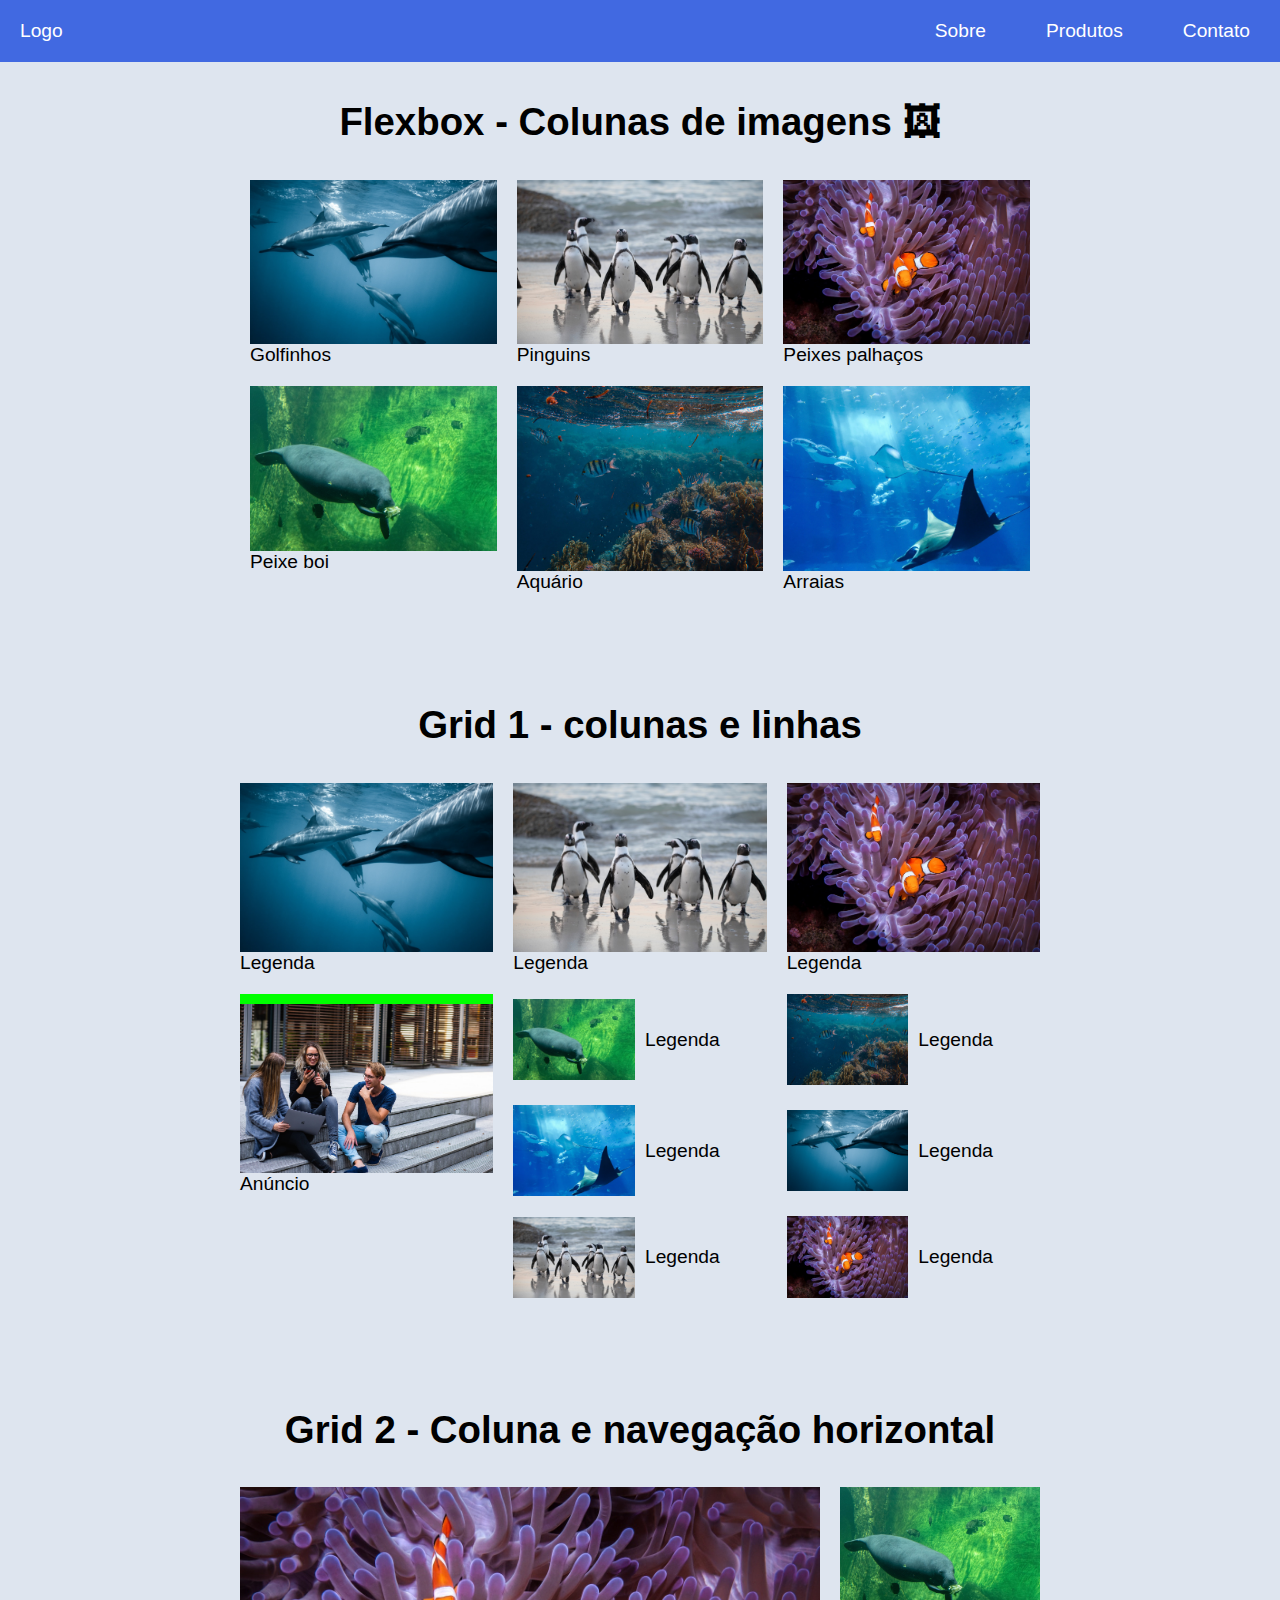
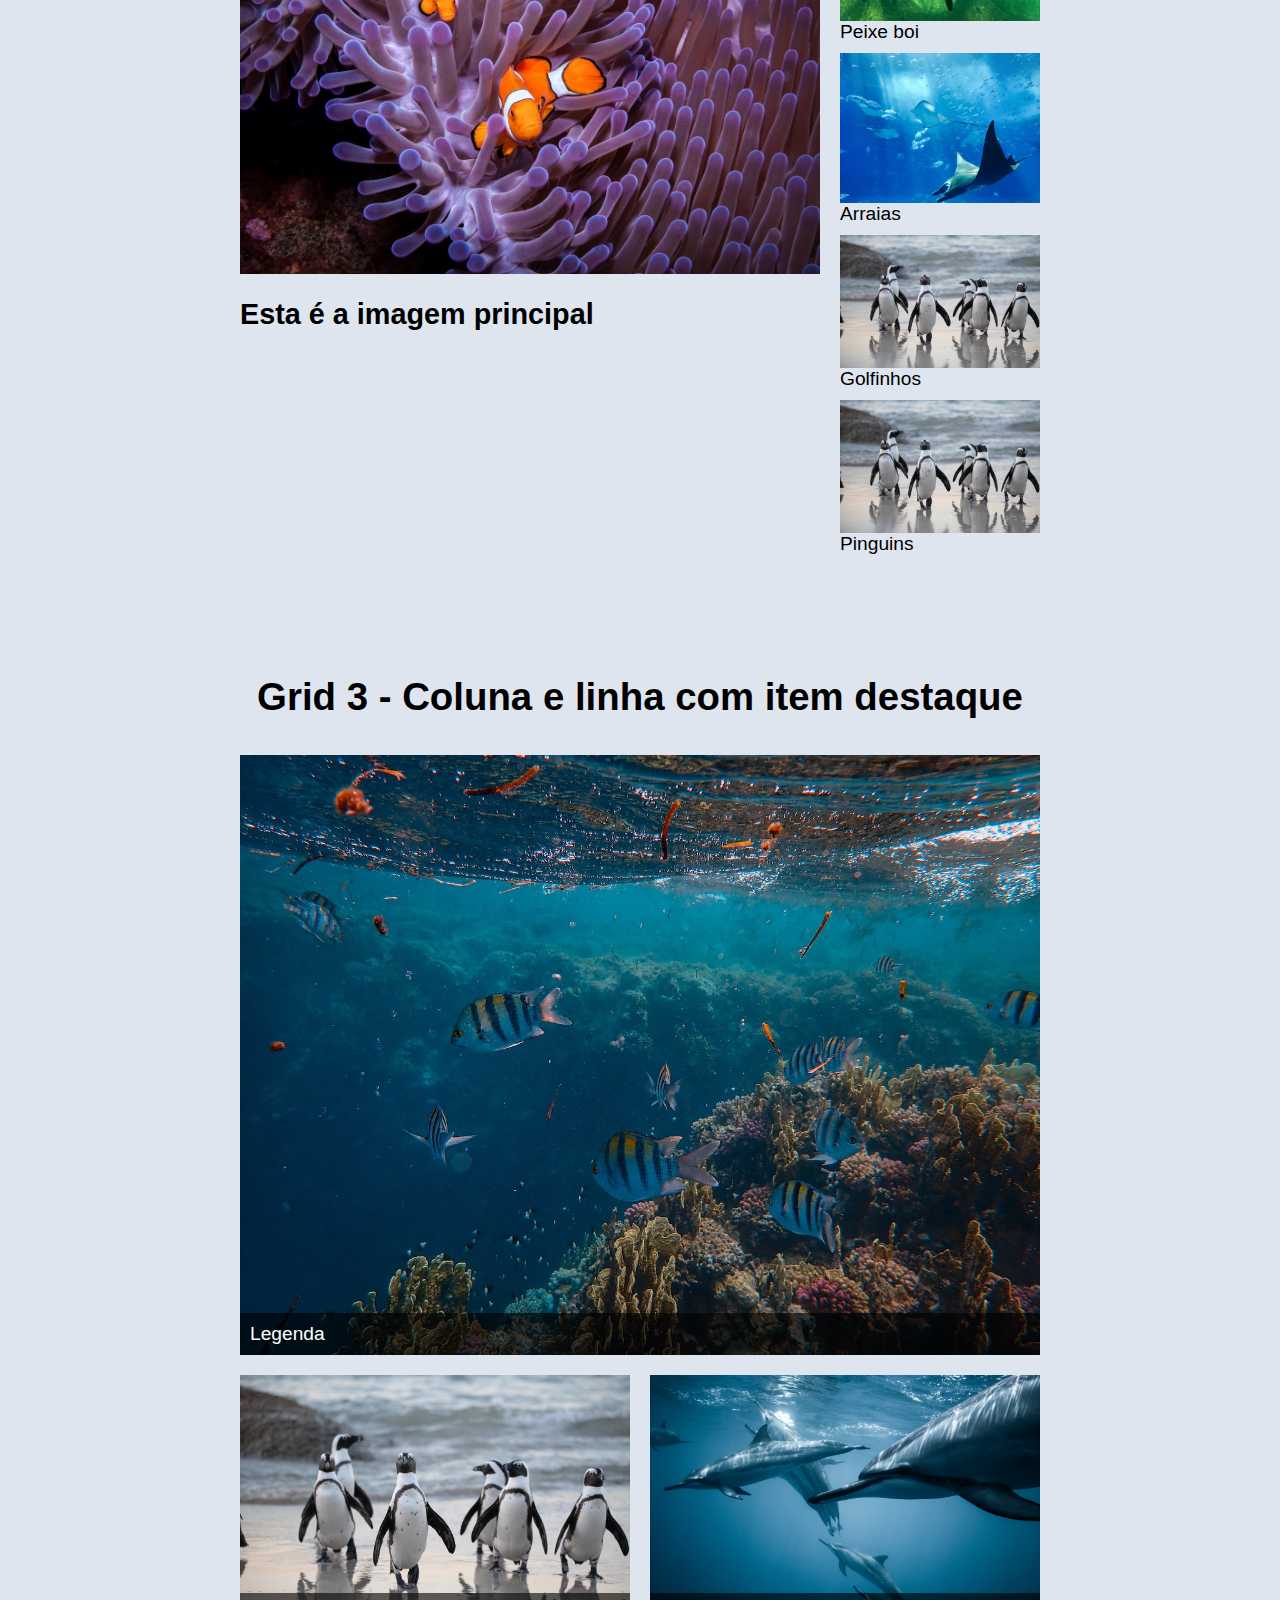
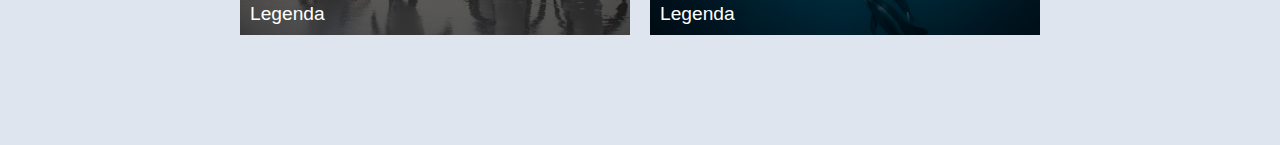
<file: Aquario/index.html>
<!DOCTYPE html>
<html lang="pt-br">
<head>
    <meta charset="UTF-8">
    <meta name="viewport" content="width=device-width, initial-scale=1.0">
    <link rel="stylesheet" href="style.css">
    <title>Aquário 🐟</title>
</head>
<body>
    <!-- Tag semântica para cabeçalho -->
    <header class="menu">
        <a href="#">Logo</a>
        <nav>
            <ul class="lista">
                <li><a href="#">Sobre</a></li>
                <li><a href="#">Produtos</a></li>
                <li><a href="#">Contato</a></li>
            </ul>
        </nav>
    </header>
    
    <!-- primeira parte -->
    <h1>Flexbox - Colunas de imagens 🖼</h1>

    <section class="flex">
        <div>
            <img src="img/aquario1.jpg" alt="">
            <p>Golfinhos</p>
        </div>
        <div>
            <img src="img/aquario2.jpg" alt="">
            <p>Pinguins</p>
        </div>
        <div>
            <img src="img/aquario3.jpg" alt="">
            <p>Peixes palhaços</p>
        </div>
        <div>
            <img src="img/aquario4.jpg" alt="">
            <p>Peixe boi</p>
        </div>
        <div>
            <img src="img/aquario5.jpg" alt="">
            <p>Aquário</p>
        </div>
        <div>
            <img src="img/aquario6.jpg" alt="">
            <p>Arraias</p>
        </div>
    </section>

    <h1>Grid 1 - colunas e linhas</h1>

    <section class="grid1">
      <div>
        <img src="img/aquario1.jpg">
        <p>Legenda</p>
      </div>
      <div>
        <img src="img/aquario2.jpg">
        <p>Legenda</p>
      </div>
      <div>
        <img src="img/aquario3.jpg">
        <p>Legenda</p>
      </div>
      <div>
        <img src="img/aquario4.jpg">
        <p>Legenda</p>
      </div>
      <div>
        <img src="img/aquario5.jpg">
        <p>Legenda</p>
      </div>
      <div>
        <img src="img/aquario6.jpg">
        <p>Legenda</p>
      </div>
      <div>
        <img src="img/aquario1.jpg">
        <p>Legenda</p>
      </div>
      <div>
        <img src="img/aquario2.jpg">
        <p>Legenda</p>
      </div>
      <div>
        <img src="img/aquario3.jpg">
        <p>Legenda</p>
      </div>
      <div class="anuncio">
        <img src="img/anuncio.jpg">
        <p>Anúncio</p>
      </div>
    </section>

    <h1>Grid 2 - Coluna e navegação horizontal</h1>

    <section class="grid2">
      <div class="principal">
        <img src="img/aquario3.jpg">
        <h2>Esta é a imagem principal</h2>
      </div>
      <div class="sidebar">
        <div>
          <img src="img/aquario4.jpg">
          <p>Peixe boi</p>
        </div>
        <div>
          <img src="img/aquario6.jpg">
          <p>Arraias</p>
        </div>
        <div>
          <img src="img/aquario2.jpg">
          <p>Golfinhos</p>
        </div>
        <div>
          <img src="img/aquario2.jpg">
          <p>Pinguins</p>
        </div>
      </div>
    </section>

    <h1>Grid 3 - Coluna e linha com item destaque</h1>

    <section class="grid3">
      <div class="grid3-item">
        <img src="img/aquario5.jpg">
        <p>Legenda</p>
      </div>
      <div class="grid3-item">
        <img src="img/aquario2.jpg">
        <p>Legenda</p>
      </div>
      <div class="grid3-item">
        <img src="img/aquario1.jpg">
        <p>Legenda</p>
      </div>
      
    </section>
</body>
</html>
</file>
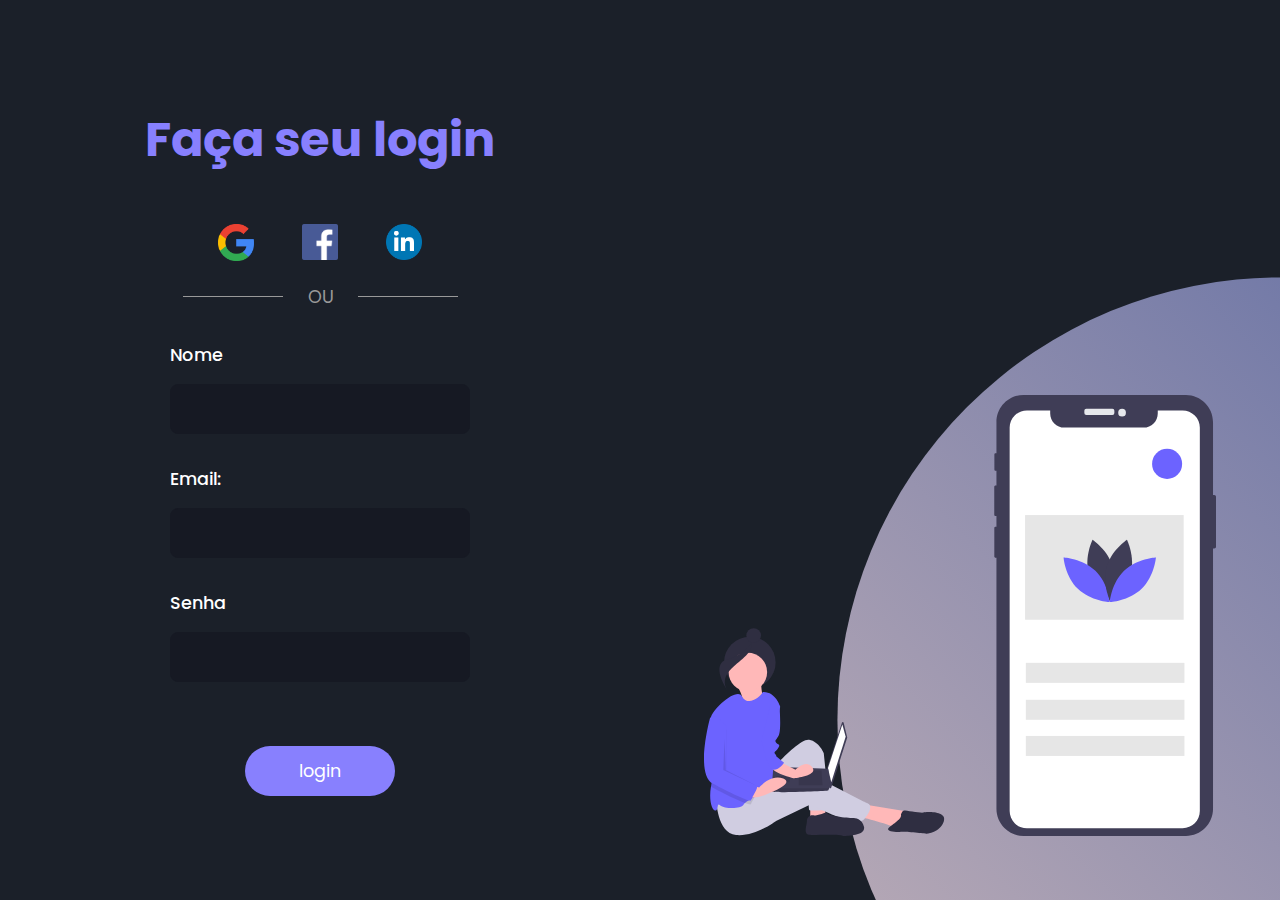
<file: TelaLogin/index.html>
<!DOCTYPE html>
<html lang="pt-br">
<head>
    <meta charset="UTF-8">
    <meta name="viewport" content="width=device-width, initial-scale=1.0"> <link rel="stylesheet" href="style.css">
    <title>Tela Login responsiva</title>
</head>
<body>
    <main>
        <h1>Faça seu login</h1>
        <div class="sociais">
            <a href="https://www.google.co.uk/">
                <img src="assets/google.png" alt="google">
            </a>
            <a href="https://pt-br.facebook.com/">
                <img src="assets/facebook.png" alt="facebook">
            </a>
            <a href="https://br.linkedin.com/">
                <img src="assets/linkedin.png" alt="linkedin">
            </a>
        </div>

        <div class="alternative">
            <span>OU</span>

        </div>

        <form action="">
            <label for="name">
                <span>Nome</span>
                <input type="text" id="name" name="name">
            </label>

            <label for="email">
                <span>Email:</span>
                <input type="email" name="email" id="email">
            </label>

            <label for="password">
                <span>Senha</span>
                <input type="password" id="password" name="password">
            </label>

            <input type="submit" value="login">
        </form>
    </main>
    
    <section class="imagem">
        <img src="assets/mobile.svg" alt="imagemdecorativa">
        <div class="circle"></div>
    </section>
    
</body>
</html>
</file>
<file: TelaLogin/style.css>
@import url('https://fonts.googleapis.com/css2?family=Poppins:ital,wght@0,100;0,200;0,300;0,400;0,500;0,600;0,700;0,800;0,900;1,100;1,200;1,300;1,400;1,500;1,600;1,700;1,800;1,900&display=swap');

/* Reset das configurações padrões */
* {
    margin: 0;
    padding: 0;
    border: 0;
    box-sizing: border-box;
    font-family: "Poppins", sans-serif;
}

/* Cor do fundo e cor da fonte */
body {
    background-color: #1B2029;
    color: #fff;
    font-weight: 500;
    display: flex;
    min-height: 100vh;
    min-width: 100vw;
}

/* limitando a parte 'principal' */
main{
    width: 50vw;
    display: flex;
    flex-direction: column;
    align-items: center;
    justify-content: center;
}

main h1{
    color: #8880fe;
    font-size: 3rem;
    margin-bottom: 3rem;
    text-align: center;
}

/* Ajustando os logos das redes socias */
main .sociais img {
    width: 36px;
    margin-left: 3rem;
}

/* retira o 'underline' dos links */
main .sociais a{
    text-decoration: none;
}

main .sociais{
    display: flex;
    align-content: center;
}

main .sociais a:first-child img{
    margin-left: 0;
}

/* editando o 'OU' */
main .alternative{
    margin-top: 1rem;
}

main .alternative span{
    color: #999999;
    font-size: 1.1rem;
    font-weight: 400;
    position: relative;
}

main .alternative span::before, 
main .alternative span::after {
    position: absolute;
    content: '';
    height: 1px;
    width: 100px;
    bottom: 50%;
    right: 50px;
    background: #999999;
}

main .alternative span::after{
    left: 50px;
}

/* ***estilizando o formulário*** */
main form {
    display: flex;
    flex-direction: column;
    align-items: center;
}

main form label{
    display: flex;
    flex-direction: column;
}

main form label span{
    font-size: 1.1rem;
    margin-top: 2rem;
}

main form input{
    background-color: #161923;
    width: 300px;
    height: 50px;
    padding: 0 0.5rem;
    margin-top: 1rem;
    outline: none;
    color: #999999;
    font-size: 1rem;
    border: 1px solid #161923;
    border-radius: 8px;
}
/* estilizando o botão */
main form input[type="submit"]{
    cursor: pointer;
    width: 50%;
    margin-top: 4rem;
    border: none;
    border-radius: 32px;
    background: #8880fe;
    color: #fff;
    font-size: 1.1rem;
    transition: all .3s ease-in-out;
}

main form input[type="submit"]:hover{
    background: #5d57af;
}

/* Edição da imagem lateral */
section.imagem{
    width: 50vw;
    display: flex;
    align-items: flex-end;
    justify-content: flex-end;
    padding: 4rem;
}

section.imagem img{
    width: 100%;
}

/* Criar o círculo atrás da imagem */
section.imagem .circle{
    position: absolute;
    height: 100%;
    width: 100%;
    top: 0;
    left: 0;
    background: linear-gradient(45deg, #e8cbc0, #636fa4);
    clip-path: circle(40% at right 80%);
    z-index: -1;
}
/* Responsividade de acordo com o tamanho da tela */
@media only screen and (min-width: 900px) and (max-width:1200px){
    section.imagem img{
        width: 110%;
    }
    section.imagem .circle{
        clip-path: circle(35% at right 80%);
    }
}
@media only screen and (max-width: 900px) {
    section.imagem{
        display: none;
        visibility: hidden;
    }
    main{
        width:100vw;
    }
}
@media only screen and (max-width: 450px) {
    main h1{
        font-size: 2rem;
    }
    main .alternative span {
        font-size: 0.8rem;
    }
    main form label span, 
    main form input[type="submit"]{
        font-size: 1rem;
    }
}
</file>
<file: Aquario/style.css>
/* reset das configurações */
body, ul, li, p {
    margin: 0;
    padding: 0;
    list-style: none;
    font-size: 1.2rem;
    font-family: Verdana, Geneva, Tahoma, sans-serif;
}

body{
    margin-bottom: 100px;
    background-color: #dee5ef;
}

/* Retirar o sublinhado dos links */
header a{
    text-decoration: none;
    color: #fff;
}

header a:hover{
    background-color: #8cb9f8;
    border-radius: 5px;
    padding: 7px;
}

header{
    background: #4169e1;
    display: flex;
    flex-wrap: wrap;
    justify-content: space-between;
    padding: 20px;
    /* Alinha no centro vertical */
    align-items: center;
    position: fixed;
    top:0;
    width: 100%;
}

.lista{
    display: flex;
}
.lista li{
    margin-left: 10px;
    margin-right: 50px;
}

h1 {
    margin-top: 100px;
    text-align: center;
}

img{
    max-width: 100%;
    display: block;
}

/* Flexbox 1 */
.flex{
    /* itens lado a lado */
    display: flex;
    /* quebrar a linha */
    flex-wrap: wrap;
    /* limitar o tamanho do container */
    max-width: 800px;
    /* alinhar o container para o centro da tela */
    margin: 0 auto;
}

.flex > div {
    /* limita em 200px */
    flex: 1 1 200px;
    /* gap entre os itens */
    margin: 10px;
}

/* GRID 1 */

.grid1 {
    /* altera o tipo de display */
    display: grid;
    /* repete 3x a coluna 'fração' (30%) */
    grid-template-columns: repeat(3, 1fr);
    /* limita o tamanho do container */
    max-width: 800px;
    padding: 10px;
    /* alinha o container ao centro caso a tela seja maior que 800px */
    margin: 0 auto;
    /* gap entre itens */
    grid-gap: 20px;
}

/* 'filhos' dentro da div, a partir do 4º item */
.grid1 > div:nth-child(n + 4) {
    /* inicia outra grade */
    display: grid;
    /* limita em duas fraçoes */
    grid-template-columns: 1fr 1fr;
    grid-gap: 10px;
    /* alinha o texto com a imagem */
    align-items: center;
}
  
.grid1 > div.anuncio {
    /* prende o item na coluna 1 */
    grid-column: 1;
    /* o item ocupa da linha 2 até a linha 5 */
    grid-row: 2 / 5;
    border-top: 10px solid #00ff00;
    /* volta ao tamanho da imagem */
    display: block;
}
  
/* todos os itens que estiverem abaixo de 600px */
@media (max-width: 600px) {
    .grid1 {
        /* passa a ter duas colunas */
        grid-template-columns: repeat(2, 1fr);
    }
    .grid1 > div:nth-child(n + 4) {
        /* volta a disposição dos itens ao convencional, no mobile */
        display: block;
    }
    .grid1 > div.anuncio {
        /* volta o anuncio pra coluna e linha convencional */
        grid-column: auto;
        grid-row: auto;
        /* define como primeiro item a aparecer */
        order: -1;
    }
}

/* Grid 2 - Colunas e navegação horizontal */

.grid2 {
    /* altera o tipo de display */
    display: grid;
    /* coluna lateral fixada em 200px */
    grid-template-columns: 1fr 200px;
    grid-gap: 20px;
    /* limita o tamanho do container */
    max-width: 800px;
    /* margem */
    padding: 10px;
    /* alinha o container ao centro caso a tela seja maior que 800px */
    margin: 0 auto;
}
  
.sidebar > div {
    margin-bottom: 10px;
}
  
@media (max-width: 600px) {
    .grid2 {
    /* coloca tudo em uma coluna */
      grid-template-columns: 1fr;
    }
    .sidebar {
        /* deixa os itens lado a lado */
      display: flex;
      /* insere a navegação nas imagens */
      overflow: scroll;
    }
    .sidebar > div {
        /* não diminui o valor dos itens, mantem 200px */
      flex: 1 0 200px;
      margin: 0 10px;
    }
}

/* GRID 3 - coluna  */

.grid3 {
    /* altera o tipo de display */
    display: grid;
    /* divide duas colunas */
    grid-template-columns: repeat(2, 1fr);
    grid-gap: 20px;
    /* centraliza o container */
    margin: 0 auto;
    /* limita o container */
    max-width: 800px;
    /* borda de preenchimento */
    padding: 10px;
}
  
.grid3-item:nth-child(1) {
    /* ocupa da linha 1 até a 3 */
    grid-column: 1 / 3;
    /* height: 45vh;
    order: -1; */
    
}

.grid3-item {
    display: grid;
}
  
.grid3-item img {
    grid-column: 1;
    /* a imagem ocupa da linha 1 até a linha 3 */
    grid-row: 1/3;
    align-self: end;
}
  
.grid3-item p {
    background: rgba(0, 0, 0, 0.6);
    padding: 10px;
    color: white;
    grid-column: 1;
    /* o texto ocupa a linha 2 */
    grid-row: 2;
    /* para o texto acompanhar a borda da imagem */
    align-self: end;
}
</file>
